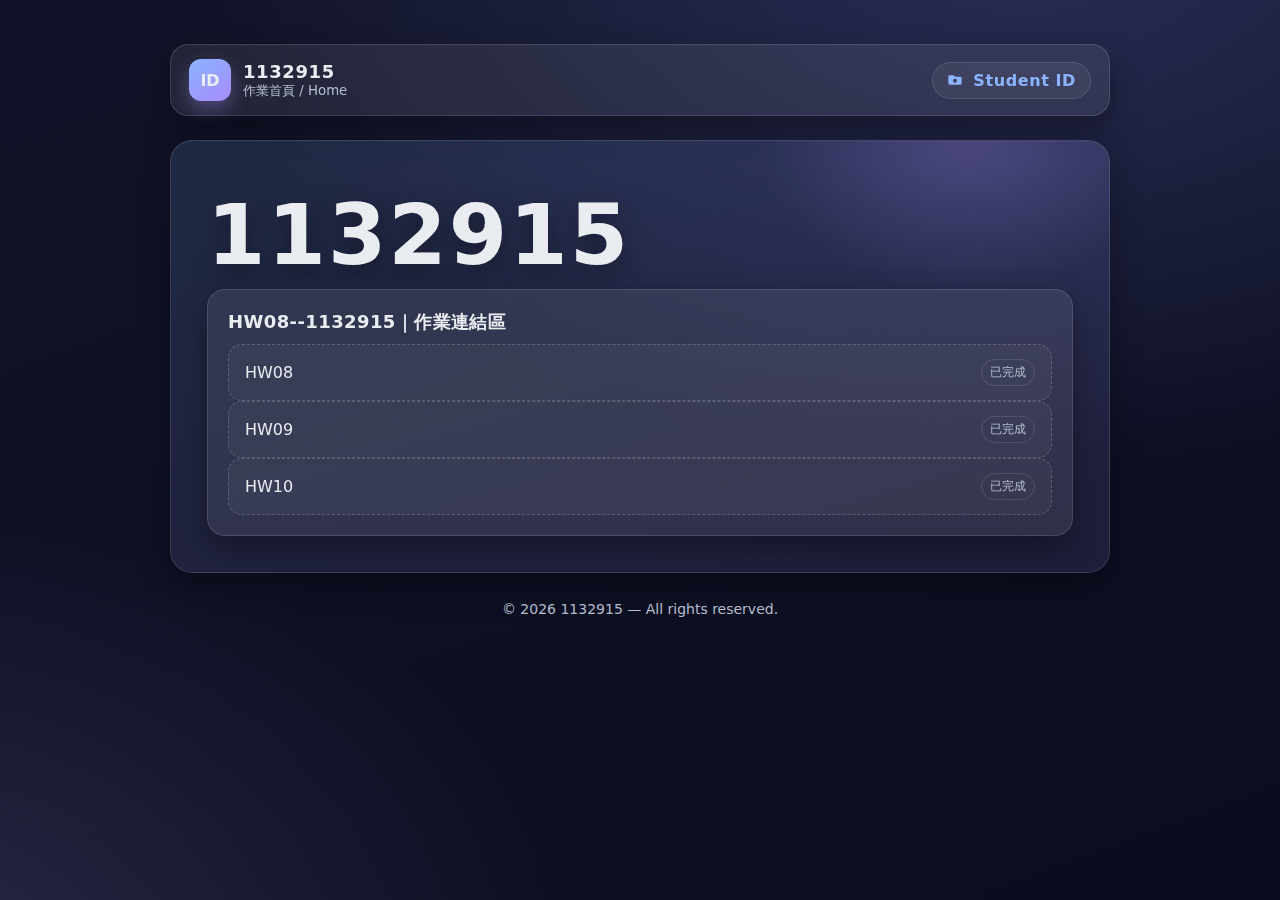
<file: index.html>
<!doctype html>
<html lang="zh-Hant">
<head>
  <meta charset="utf-8" />
  <meta name="viewport" content="width=device-width, initial-scale=1" />
  <title>1132915</title>
  <meta name="description" content="學生 1132915 的作業首頁與連結區" />
  <meta name="theme-color" content="#5b8def" />
  <link rel="icon" href="data:image/svg+xml,<svg xmlns='http://www.w3.org/2000/svg' viewBox='0 0 100 100'><text y='0.9em' font-size='90'>🎓</text></svg>">
  <style>
    :root{
      --bg: #0f1222;
      --fg: #e9ecf1;
      --muted: #b7bfd1;
      --primary: #8ab4ff;
      --accent: #a78bfa;
      --card: rgba(255,255,255,0.08);
      --border: rgba(255,255,255,0.12);
      --shadow: 0 12px 30px rgba(0,0,0,.35), inset 0 1px 0 rgba(255,255,255,.03);
      --radius-xl: 22px;
    }
    * { box-sizing: border-box; }
    html, body{ height: 100%; }
    body{
      margin:0; font-family: ui-sans-serif, system-ui, -apple-system, "Segoe UI", Roboto, "Noto Sans TC", "Microsoft JhengHei", Arial;
      color: var(--fg);
      background: radial-gradient(1200px 800px at 80% -10%, #2b2e57 0%, transparent 70%),
                  radial-gradient(1200px 800px at -10% 110%, #2b294a 0%, transparent 60%),
                  linear-gradient(160deg, #111428 0%, #0a0d1e 100%);
      background-color: var(--bg);
      overflow-x: hidden;
    }
    .container{ max-width: 980px; margin: 0 auto; padding: 28px 20px 60px; }
    header{
      display: flex; align-items: center; justify-content: space-between;
      gap: 16px; padding: 14px 18px; margin: 16px 0 24px;
      background: var(--card); border: 1px solid var(--border);
      border-radius: 18px; box-shadow: var(--shadow);
      backdrop-filter: blur(8px);
    }
    .brand{ display:flex; align-items:center; gap:12px; text-decoration:none; color:inherit; }
    .logo{ width:42px; height:42px; display:grid; place-items:center; border-radius:12px; background:linear-gradient(145deg, var(--primary), var(--accent)); box-shadow: 0 8px 18px rgba(167,139,250,.35); font-weight:800; }
    .brand h1{ font-size: 18px; margin:0; letter-spacing:.6px; font-weight:700; }
    .brand small{ display:block; color: var(--muted); font-weight:500; }
    .hero{ position: relative; padding: 36px; border-radius: var(--radius-xl); background: linear-gradient(165deg, rgba(138,180,255,.14), rgba(167,139,250,.12)); border:1px solid var(--border); box-shadow: var(--shadow); overflow:hidden; }
    .hero::after{ content:""; position:absolute; inset:-1px; background: radial-gradient(300px 220px at 85% 0%, rgba(167,139,250,.24), transparent 70%); pointer-events:none; }
    .id-tag{ display:inline-flex; align-items:center; gap:10px; background: rgba(255,255,255,.06); padding:8px 14px; border:1px solid var(--border); border-radius:999px; font-weight:600; color: var(--primary); letter-spacing:.6px; }
    .id-number{ font-size: clamp(44px, 8vw, 84px); line-height: 1.05; margin: 14px 0 10px; font-weight: 900; letter-spacing: 2px; text-shadow: 0 8px 24px rgba(0,0,0,.35); }
    .subtitle{ color: var(--muted); font-size: 16px; margin: 0 0 8px; }
    .card{ background: var(--card); border: 1px solid var(--border); border-radius: 18px; padding: 20px; box-shadow: var(--shadow); }
    .card h2{ margin: 0 0 10px; font-size: 18px; letter-spacing:.4px; }
    .card p{ margin: 8px 0 12px; color: var(--muted); }
    .links{ display:grid; grid-template-columns: 1fr; gap: 10px; }
    .linkitem{ display:flex; align-items:center; justify-content:space-between; gap: 10px; padding: 14px 16px; border-radius: 14px; border:1px dashed rgba(255,255,255,.18); background: rgba(255,255,255,.04); text-decoration:none; color: var(--fg); transition: transform .2s ease, background .2s ease, border-color .2s ease; }
    .linkitem:hover{ transform: translateY(-2px); background: rgba(255,255,255,.07); border-color: rgba(255,255,255,.36); }
    .badge{ font-size: 12px; padding: 4px 8px; border-radius: 999px; border:1px solid var(--border); color: var(--muted); }
    footer{ margin-top: 28px; color: var(--muted); text-align: center; font-size: 14px; }
    code.inline{ padding: 2px 6px; border-radius: 8px; background: rgba(255,255,255,.06); border:1px solid var(--border); }
  </style>
</head>
<body>
  <div class="container">
    <header>
      <a class="brand" href="#">
        <div class="logo">ID</div>
        <div>
          <h1>1132915</h1>
          <small>作業首頁 / Home</small>
        </div>
      </a>
      <div class="id-tag">
        <svg width="16" height="16" viewBox="0 0 24 24" fill="currentColor"><path d="M20 7h-8l-2-2H4c-1.1 0-2 .9-2 2v10a2 2 0 0 0 2 2h16a2 2 0 0 0 2-2V9a2 2 0 0 0-2-2zm-8 9a3 3 0 1 1 0-6 3 3 0 0 1 0 6z"/></svg>
        <span>Student ID</span>
      </div>
    </header>

    <main class="hero">
      
      <div class="id-number">1132915</div>
      

      <section class="card">
        <h2 id="hw-title">HW08--1132915｜作業連結區</h2>
        
        <nav class="links">
          <a class="linkitem" href="https://momo122537.github.io/1132915.html">
            <span>HW08</span>
            <span class="badge">已完成</span>
          </a>
        </nav>
        
        <nav class="links">
          <a class="linkitem" href="https://momo122537.github.io/hw09.html">
            <span>HW09</span>
            <span class="badge">已完成</span>
          </a>
        </nav>

        <nav class="links">
          <a class="linkitem" href="https://momo122537.github.io/1132915.html">
            <span>HW10</span>
            <span class="badge">已完成</span>
          </a>
        </nav>
      </section>
    </main>

    <footer>
      <p>© <span id="y"></span> 1132915 — All rights reserved.</p>
    </footer>
  </div>

  <script>
    document.getElementById('y').textContent = new Date().getFullYear();
  </script>
</body>
</html>
</file>
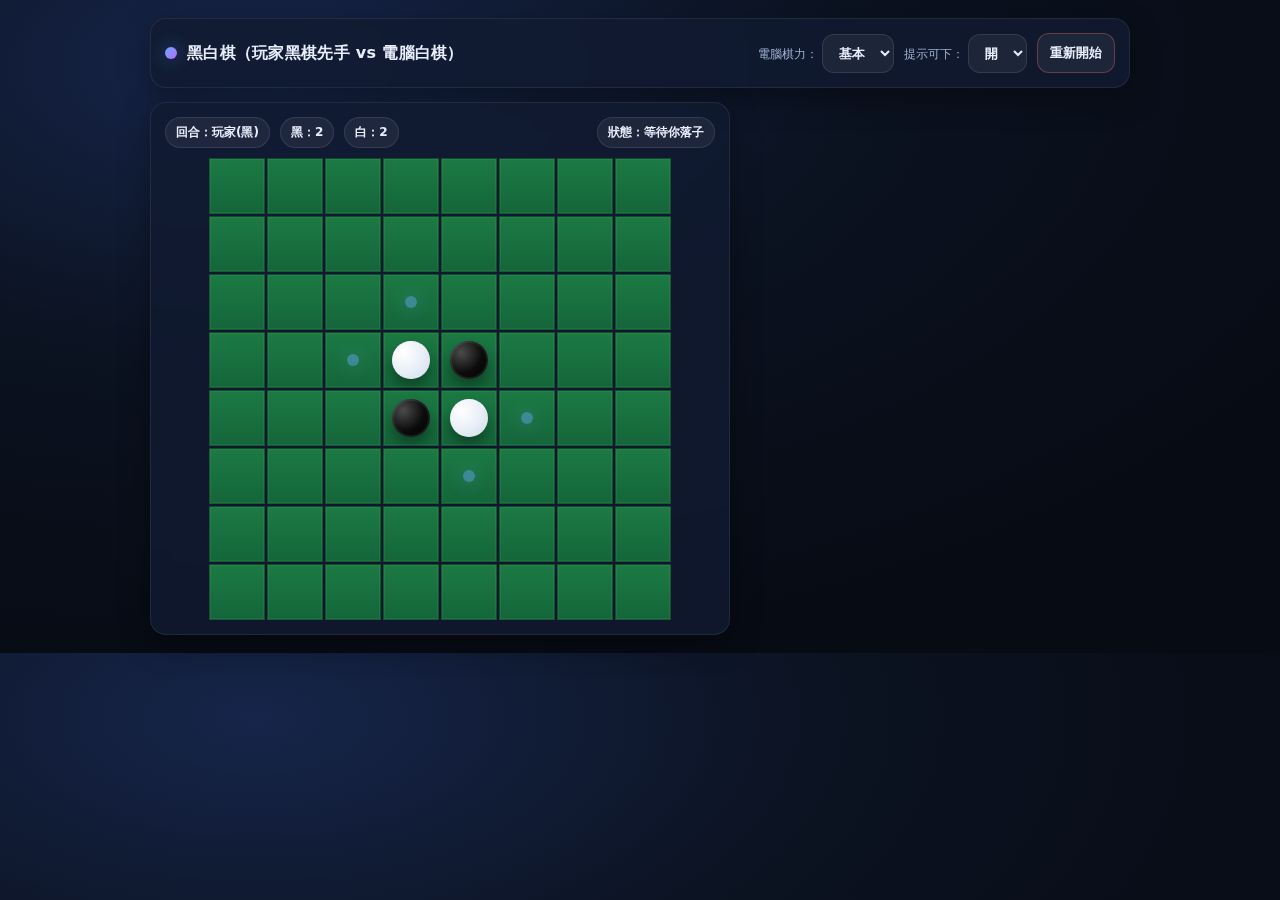
<file: 10index.html>
<!doctype html>
<html lang="zh-Hant">
<head>
  <meta charset="utf-8" />
  <meta name="viewport" content="width=device-width,initial-scale=1" />
  <title>112915 -HW10</title>
  <link rel="stylesheet" href="10.css" />
  <script src="10script.js" defer></script>
</head>
<body>
  <div class="wrap">
    <div class="top">
      <div class="brand">
        <div class="dot"></div>
        <div>
          <div class="title">黑白棋（玩家黑棋先手 vs 電腦白棋）</div>
         
        </div>
      </div>
      <div class="controls">
        <label class="small">電腦棋力：
          <select id="difficulty">
            <option value="basic">基本</option>
            <option value="advanced">進階</option>
          </select>
        </label>
        <label class="small">提示可下：
          <select id="hints">
            <option value="on">開</option>
            <option value="off">關</option>
          </select>
        </label>
        <button id="restart" class="danger">重新開始</button>
      </div>
    </div>

    <div class="main">
      <div class="boardCard">
        <div class="row">
          <div class="stat">
            <span class="pill" id="turnPill">回合：玩家(黑)</span>
            <span class="pill">黑：<span id="blackCount">2</span></span>
            <span class="pill">白：<span id="whiteCount">2</span></span>
          </div>
          <div class="stat">
            <span class="pill" id="statusPill">狀態：等待玩家落子</span>
          </div>
        </div>

        <div id="board" class="board" role="grid" aria-label="Othello board"></div>
      </div>

       <div id="log" style="display:none;"></div>

    </div>
  </div>
</body>
</html>
</file>
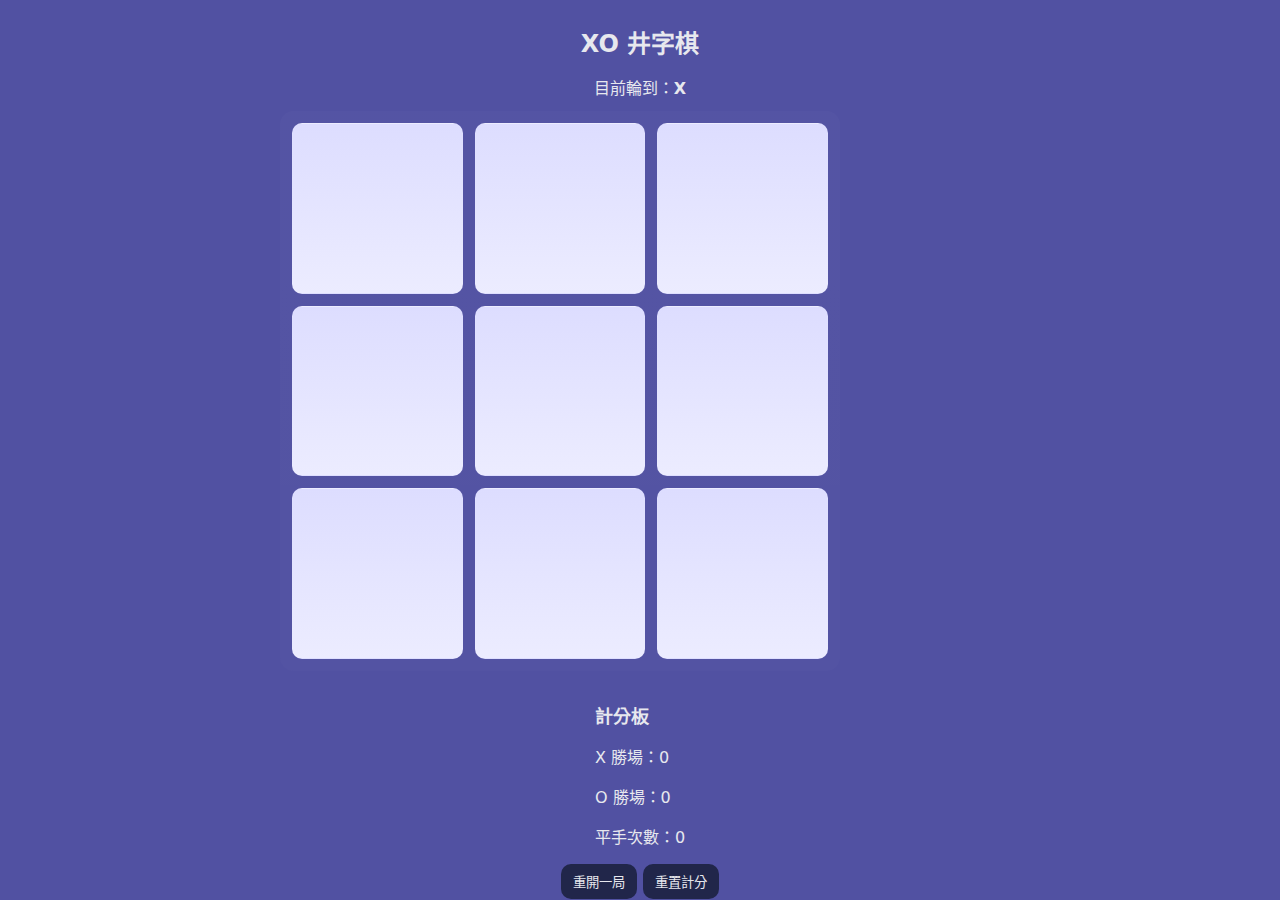
<file: 11254.html>
<!DOCTYPE html>
<html lang="zh-TW">
  <head>
    <meta charset="UTF-8" />
    <meta name="viewport" content="width=device-width, initial-scale=1" />
    <title>XO 井字棋 — 雙人對戰</title>
    <link rel="stylesheet" href="styles.css">
  </head>
  <body>
    <main class="container">
      <h1>XO 井字棋</h1>

      <div class="status">
        <span>目前輪到：<strong id="turn">X</strong></span>
        <span id="state"></span>
      </div>

      <section id="board" class="board" aria-label="井字棋棋盤">
        <button class="cell" data-idx="0"></button>
        <button class="cell" data-idx="1"></button>
        <button class="cell" data-idx="2"></button>
        <button class="cell" data-idx="3"></button>
        <button class="cell" data-idx="4"></button>
        <button class="cell" data-idx="5"></button>
        <button class="cell" data-idx="6"></button>
        <button class="cell" data-idx="7"></button>
        <button class="cell" data-idx="8"></button>
      </section>

      <!-- 計分板 -->
      <div class="scoreboard">
        <h2>計分板</h2>
        <p>X 勝場：<span id="score-x">0</span></p>
        <p>O 勝場：<span id="score-o">0</span></p>
        <p>平手次數：<span id="score-draw">0</span></p>
      </div>

      <!-- 控制按鈕 -->
      <div class="controls">
        <button id="reset">重開一局</button>
        <button id="reset-all">重置計分</button>
      </div>
    </main>

    <script src="script.js" defer></script>
  </body>
</html>
</file>
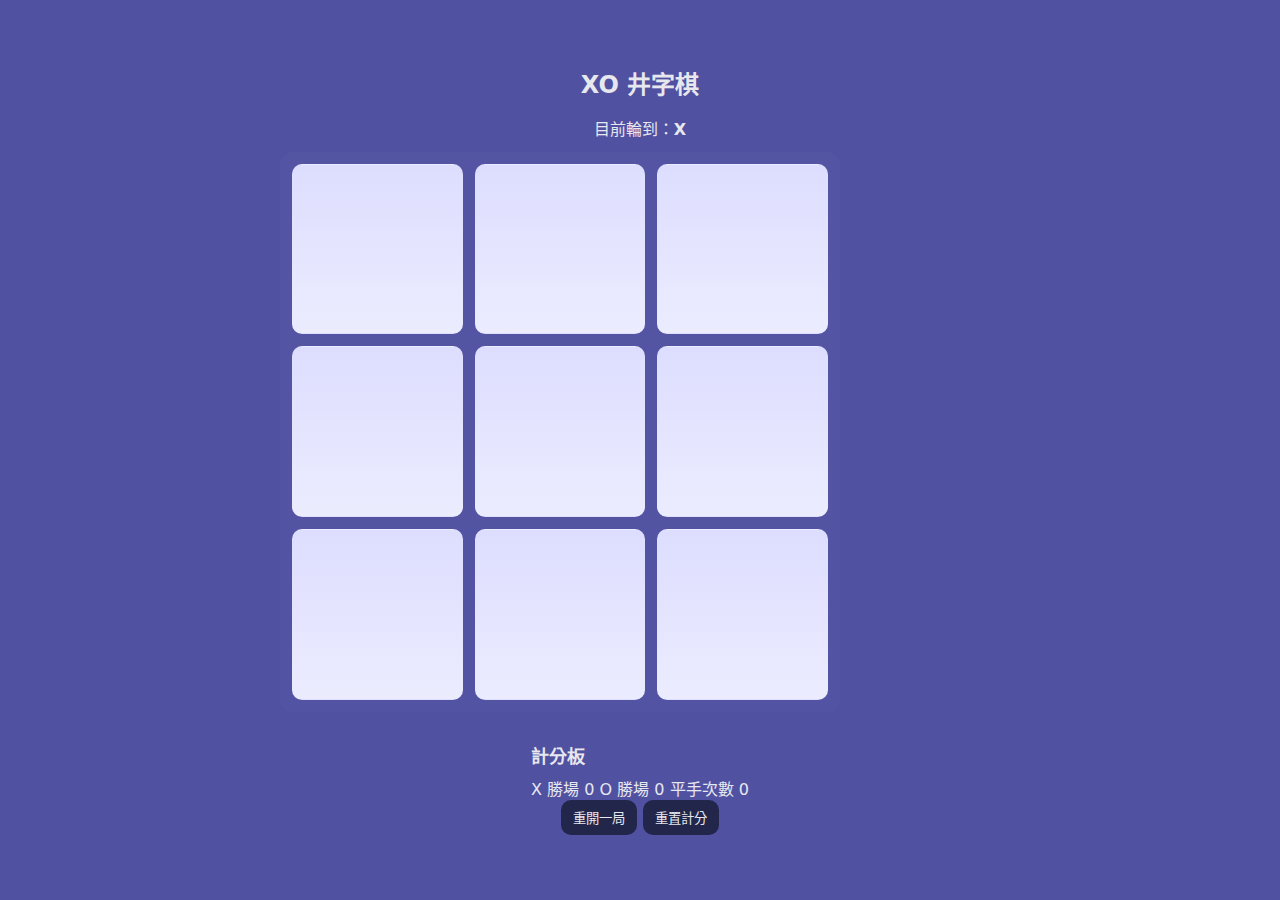
<file: 1132915.html>
<!DOCTYPE html>
<html lang="zh-TW">
  <head>
    <meta charset="UTF-8" />
    <meta name="viewport" content="width=device-width, initial-scale=1" />
    <title>1132915 -HW08</title>
    <link rel="stylesheet" href="styles.css">
  </head>
  <body>
    <main class="container">
      <h1>XO 井字棋</h1>

      <!-- 狀態列：兩行顯示 -->
      <div class="status">
        <span>目前輪到：<strong id="turn">X</strong></span>
        <span id="state"></span>
      </div>

      <!-- 棋盤 -->
      <section id="board" class="board" aria-label="井字棋棋盤">
        <button class="cell" data-idx="0"></button>
        <button class="cell" data-idx="1"></button>
        <button class="cell" data-idx="2"></button>
        <button class="cell" data-idx="3"></button>
        <button class="cell" data-idx="4"></button>
        <button class="cell" data-idx="5"></button>
        <button class="cell" data-idx="6"></button>
        <button class="cell" data-idx="7"></button>
        <button class="cell" data-idx="8"></button>
      </section>

      <!-- 計分板（美化版） -->
      <div class="scoreboard">
        <h2>計分板</h2>
        <div class="score-grid">
          <span class="score-label">X 勝場</span>
          <span class="score-value" id="score-x">0</span>

          <span class="score-label">O 勝場</span>
          <span class="score-value" id="score-o">0</span>

          <span class="score-label">平手次數</span>
          <span class="score-value" id="score-draw">0</span>
        </div>
      </div>

      <!-- 控制按鈕 -->
      <div class="controls">
        <button id="reset">重開一局</button>
        <button id="reset-all">重置計分</button>
      </div>
    </main>

    <script src="script.js" defer></script>
  </body>
</html>
</file>
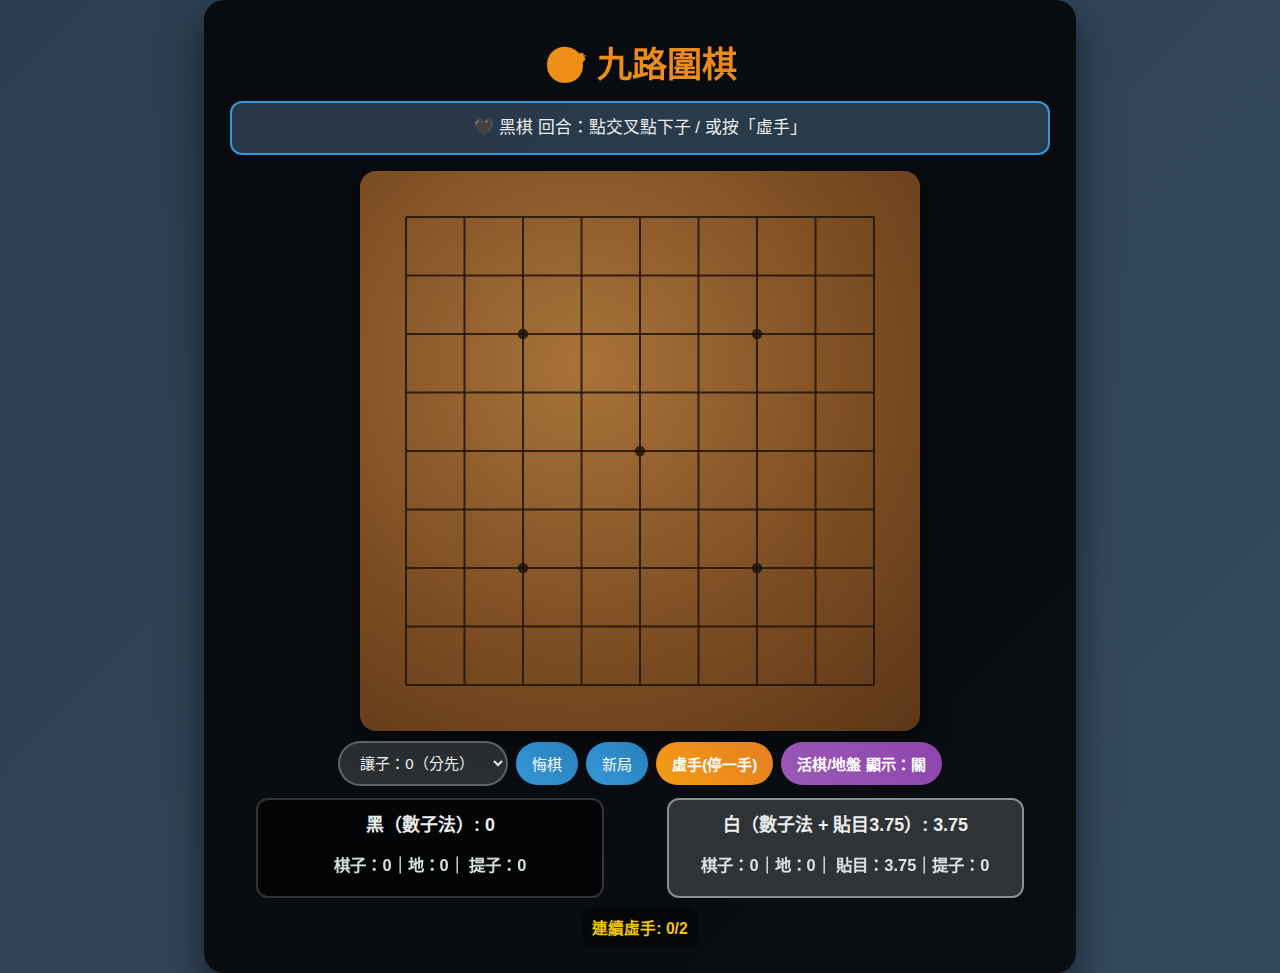
<file: fin.html>
<!DOCTYPE html>
<html lang="zh-TW">
<head>
  <meta charset="UTF-8" />
  <meta name="viewport" content="width=device-width, initial-scale=1.0"/>
  <title>1132915-FinalTerm</title>
  <style>
    body{
      font-family: Arial, sans-serif;
      background: linear-gradient(135deg,#2c3e50,#34495e);
      display:flex; justify-content:center; align-items:center;
      min-height:100vh; margin:0; color:#ecf0f1;
    }
    .game-container{
      text-align:center;
      background: rgba(0,0,0,0.82);
      padding: 26px;
      border-radius: 20px;
      box-shadow: 0 20px 40px rgba(0,0,0,0.5);
      width:min(92vw, 820px);
    }
    h1{
      font-size:2.2em;
      background: linear-gradient(45deg,#f39c12,#e67e22);
      -webkit-background-clip:text;
      -webkit-text-fill-color:transparent;
      margin: 10px 0 6px;
    }
    .status{
      font-size:1.05em;
      margin: 14px 0;
      padding: 12px 14px;
      background: rgba(52,73,94,0.75);
      border-radius: 12px;
      border: 2px solid #3498db;
      line-height: 1.55;
    }
    .board-wrap{ display:flex; justify-content:center; margin: 16px auto 10px; }
    canvas{
      background: radial-gradient(circle at 40% 35%, #a8733a 0%, #7a4b21 60%, #5b3618 100%);
      border-radius: 16px;
      box-shadow: 0 10px 25px rgba(0,0,0,0.5);
      touch-action: none;
    }
    .controls{ margin-top: 10px; display:flex; flex-wrap:wrap; gap:8px; justify-content:center; align-items:center; }
    button, select{
      border:none;
      padding: 11px 16px;
      border-radius: 999px;
      font-size: 15px;
    }
    button{
      background: linear-gradient(45deg,#3498db,#2980b9);
      color:#fff; cursor:pointer;
      transition: all .25s ease;
    }
    button:hover:not(:disabled){
      transform: translateY(-2px);
      box-shadow: 0 8px 25px rgba(52,152,219,0.55);
    }
    button:disabled{ background:#95a5a6; cursor:not-allowed; }
    .pass-btn{
      background: linear-gradient(45deg,#f39c12,#e67e22) !important;
      font-weight: 700;
    }
    .pass-btn:hover:not(:disabled){
      box-shadow: 0 8px 25px rgba(243,156,18,0.55) !important;
    }
    .ghost-btn{
      background: linear-gradient(45deg,#9b59b6,#8e44ad) !important;
      font-weight: 700;
    }
    select{
      background: rgba(255,255,255,0.14);
      color:#ecf0f1;
      border: 2px solid rgba(255,255,255,0.25);
      outline:none;
    }
    option{ color:#111; }

    .score{
      display:flex;
      justify-content:space-around;
      margin-top: 12px;
      font-size: 1.12em;
      font-weight: 700;
      gap: 10px;
      flex-wrap: wrap;
    }
    .score div{
      padding: 10px 16px;
      border-radius: 12px;
      min-width: 280px;
    }
    .black-score{ background: rgba(0,0,0,0.65); border: 2px solid #333; }
    .white-score{ background: rgba(255,255,255,0.16); border: 2px solid rgba(255,255,255,0.45); }

    .mini{ opacity:0.92; font-size:0.92em; font-weight:600; margin-top:6px; }

    #passInfo{
      font-size: 0.98em; color:#f1c40f; font-weight:700;
      margin-top: 10px; padding: 8px 10px;
      background: rgba(0,0,0,0.45);
      border-radius: 12px;
      display:inline-block;
    }
    .game-over{
      background: rgba(231,76,60,0.92) !important;
      border-color:#c0392b !important;
      animation: flash 1s infinite;
      font-size: 1.08em;
    }
    @keyframes flash{ 0%,100%{opacity:1;} 50%{opacity:.72;} }
    .no-move{
      background: rgba(243,156,18,0.75) !important;
      border-color:#f39c12 !important;
    }
  </style>
</head>
<body>
  <div class="game-container">
    <h1>🎯 九路圍棋</h1>
    <div class="status" id="status">🖤 黑棋先手：點交叉點下子</div>

    <div class="board-wrap">
      <canvas id="goboard" width="560" height="560" aria-label="9x9 go board"></canvas>
    </div>

    <div class="controls">
      <select id="handicapSel" title="讓子數（先擺黑子，白先）">
        <option value="0" selected>讓子：0（分先）</option>
        <option value="2">讓子：2（白先）</option>
        <option value="3">讓子：3（白先）</option>
        <option value="4">讓子：4（白先）</option>
        <option value="5">讓子：5（白先）</option>
      </select>

      <button id="undoBtn">悔棋</button>
      <button id="newBtn">新局</button>
      <button class="pass-btn" id="passBtn">虛手(停一手)</button>
      <button class="ghost-btn" id="overlayBtn">活棋/地盤 顯示：關</button>
    </div>

    <div class="score">
      <div class="black-score">
        黑（數子法）: <span id="blackScore">0</span>
        <div class="mini">
          棋子：<span id="blackStones">0</span>｜地：<span id="blackTerr">0</span>｜
          提子：<span id="blackCaps">0</span>
        </div>
      </div>
      <div class="white-score">
        白（數子法 + 貼目3.75）: <span id="whiteScore">0</span>
        <div class="mini">
          棋子：<span id="whiteStones">0</span>｜地：<span id="whiteTerr">0</span>｜
          貼目：<span id="komi">3.75</span>｜提子：<span id="whiteCaps">0</span>
        </div>
      </div>
    </div>

    <div id="passInfo">連續虛手: <span id="passCount">0</span>/2</div>
  </div>

<script>
class NineBoardGo {
  constructor(){
    this.N = 9;
    this.board = this.makeEmpty();
    this.currentPlayer = 1; // 1 black(user), -1 white(AI)
    this.consecutivePasses = 0;
    this.aiEnabled = true; // 永遠你 vs 電腦
    this.gameOver = false;

    this.komi = 3.75;

    // ✅ 防幽靈：控制 loop / listener / timers
    this.destroyed = false;
    this.rafId = null;
    this.timerIds = [];
    this.canvasClickHandler = (e) => this.onCanvasClick(e);

    this.captures = { black: 0, white: 0 };
    this.prevBoardHash = this.hashBoard(this.board);
    this.history = [];
    this.lastMove = null;

    this.showOverlay = false;
    this.atariHighlights = [];
    this.captureAnims = [];

    this.canvas = document.getElementById("goboard");
    this.ctx = this.canvas.getContext("2d");
    this.padding = 46;
    this.cell = (this.canvas.width - this.padding*2) / (this.N - 1);

    this.starPoints = [{r:2,c:2},{r:2,c:6},{r:6,c:2},{r:6,c:6},{r:4,c:4}];

    this.bindUI();
    this.applyHandicapFromUI();
    this.draw();
    this.updateStatus();
    this.updateScorePreview();
    this.startAnimLoop();
  }

  // ✅ 統一註冊 timeout，destroy() 會全部清掉
  setTimer(fn, ms){
    const id = setTimeout(() => {
      if (this.destroyed) return;
      fn();
    }, ms);
    this.timerIds.push(id);
    return id;
  }

  // ✅ 新局前會呼叫，徹底停掉上一局一切活動
  destroy(){
    this.destroyed = true;

    if (this.rafId !== null) cancelAnimationFrame(this.rafId);

    for (const id of this.timerIds) clearTimeout(id);
    this.timerIds = [];

    if (this.canvas && this.canvasClickHandler){
      this.canvas.removeEventListener("click", this.canvasClickHandler);
    }

    if (this.ctx && this.canvas){
      this.ctx.clearRect(0,0,this.canvas.width,this.canvas.height);
    }
  }

  // ---------- basics ----------
  makeEmpty(){ return Array(this.N).fill(0).map(()=>Array(this.N).fill(0)); }
  cloneBoard(b){ return b.map(row=>row.slice()); }
  inBounds(r,c){ return r>=0 && r<this.N && c>=0 && c<this.N; }
  neighbors4(r,c){ return [[r-1,c],[r+1,c],[r,c-1],[r,c+1]].filter(([rr,cc])=>this.inBounds(rr,cc)); }
  neighbors8(r,c){
    const ds=[-1,0,1], out=[];
    for(const dr of ds) for(const dc of ds){
      if(dr===0 && dc===0) continue;
      out.push([r+dr,c+dc]);
    }
    return out.filter(([rr,cc])=>this.inBounds(rr,cc));
  }
  rcToXY(r,c){ return { x: this.padding + c*this.cell, y: this.padding + r*this.cell }; }
  hashBoard(b){ return b.map(row=>row.join(",")).join(";"); }

  bindUI(){
    this.canvas.addEventListener("click", this.canvasClickHandler);
    document.getElementById("undoBtn").onclick = ()=>this.undo();
    document.getElementById("newBtn").onclick = ()=>newGame();
    document.getElementById("passBtn").onclick = ()=>this.pass();
    document.getElementById("handicapSel").onchange = ()=> newGame();
    document.getElementById("overlayBtn").onclick = ()=>this.toggleOverlay();
    document.getElementById("komi").textContent = String(this.komi);
  }

  toggleOverlay(){
    if(this.destroyed) return;
    this.showOverlay = !this.showOverlay;
    document.getElementById("overlayBtn").textContent = `活棋/地盤 顯示：${this.showOverlay ? "開" : "關"}`;
    this.draw();
  }

  setStatus(html, cls="status"){
    const el = document.getElementById("status");
    el.className = cls;
    el.innerHTML = html;
  }

  pickIntersection(e){
    const rect = this.canvas.getBoundingClientRect();
    const x = e.clientX - rect.left;
    const y = e.clientY - rect.top;

    const rFloat = (y - this.padding) / this.cell;
    const cFloat = (x - this.padding) / this.cell;

    const r = Math.round(rFloat);
    const c = Math.round(cFloat);
    if(r < 0 || r >= this.N || c < 0 || c >= this.N) return {r:null,c:null};

    const ix = this.padding + c*this.cell;
    const iy = this.padding + r*this.cell;
    const dist = Math.hypot(ix-x, iy-y);
    if(dist > this.cell*0.42) return {r:null,c:null};

    return {r,c};
  }

  // ---------- groups / liberties ----------
  getGroup(board, r, c){
    const color = board[r][c];
    if(color===0) return {stones:[], libs:new Set()};
    const stack = [[r,c]];
    const seen = Array(this.N).fill(0).map(()=>Array(this.N).fill(false));
    const stones = [];
    const libs = new Set();

    seen[r][c]=true;
    while(stack.length){
      const [cr,cc] = stack.pop();
      stones.push([cr,cc]);
      for(const [nr,nc] of this.neighbors4(cr,cc)){
        if(board[nr][nc]===0) libs.add(nr+"_"+nc);
        else if(board[nr][nc]===color && !seen[nr][nc]){
          seen[nr][nc]=true; stack.push([nr,nc]);
        }
      }
    }
    return {stones, libs};
  }

  removeStones(board, stones){
    for(const [r,c] of stones) board[r][c]=0;
  }

  // ---------- capture + legality ----------
  applyMoveSim(board, r, c, player){
    const nb = this.cloneBoard(board);
    nb[r][c]=player;
    const opp = -player;
    let capturedStones = [];

    for(const [nr,nc] of this.neighbors4(r,c)){
      if(nb[nr][nc]!==opp) continue;
      const g = this.getGroup(nb, nr, nc);
      if(g.libs.size===0){
        capturedStones = capturedStones.concat(g.stones);
        this.removeStones(nb, g.stones);
      }
    }
    return { nb, capturedStones };
  }

  isLegalMove(r,c,player){
    if(!this.inBounds(r,c)) return {ok:false,msg:"超出棋盤"};
    if(this.board[r][c]!==0) return {ok:false,msg:"此處已有子"};

    const { nb } = this.applyMoveSim(this.board, r, c, player);

    const myGroup = this.getGroup(nb, r, c);
    if(myGroup.libs.size===0) return {ok:false,msg:"禁著點：自殺（無氣）"};

    const newHash = this.hashBoard(nb);
    if(newHash === this.prevBoardHash) return {ok:false,msg:"禁著點：劫（需先在別處下一手）"};

    return {ok:true, nb};
  }

  hasAnyLegalMove(player){
    for(let r=0;r<this.N;r++){
      for(let c=0;c<this.N;c++){
        if(this.board[r][c]!==0) continue;
        if(this.isLegalMove(r,c,player).ok) return true;
      }
    }
    return false;
  }

  // ---------- Atari (叫吃) detection ----------
  findAtariGroups(board, player){
    const seen = Array(this.N).fill(0).map(()=>Array(this.N).fill(false));
    const atari = [];
    for(let r=0;r<this.N;r++){
      for(let c=0;c<this.N;c++){
        if(board[r][c]!==player || seen[r][c]) continue;
        const g = this.getGroup(board, r, c);
        for(const [sr,sc] of g.stones) seen[sr][sc]=true;
        if(g.libs.size===1){
          atari.push(g.stones);
        }
      }
    }
    return atari;
  }

  updateAtariWarnings(lastPlayer){
    this.atariHighlights = [];
    const opp = -lastPlayer;

    const oppAtari = this.findAtariGroups(this.board, opp);
    const selfAtari = this.findAtariGroups(this.board, lastPlayer);

    for(const stones of oppAtari) this.atariHighlights.push({stones, kind:"opp"});
    for(const stones of selfAtari) this.atariHighlights.push({stones, kind:"self"});

    const nameOf = (p) => (p === 1 ? "黑方" : "白方");

    let extra = "";
    if(oppAtari.length > 0){
      extra += `⚠️ 叫吃！${nameOf(opp)} 有 ${oppAtari.length} 塊只剩 1 氣。<br>`;
    }
    if(selfAtari.length > 0){
      extra += `⚠️ 小心！${nameOf(lastPlayer)} 有 ${selfAtari.length} 塊只剩 1 氣。<br>`;
    }
    return extra;
  }

  // ---------- Play move ----------
  tryPlay(r,c,player){
    if(this.destroyed) return {ok:false,msg:"已重置"};
    if(this.gameOver) return {ok:false,msg:"已終局"};
    const chk = this.isLegalMove(r,c,player);
    if(!chk.ok) return chk;

    const { capturedStones } = this.applyMoveSim(this.board, r, c, player);

    this.history.push({
      board: this.cloneBoard(this.board),
      currentPlayer: this.currentPlayer,
      consecutivePasses: this.consecutivePasses,
      prevBoardHash: this.prevBoardHash,
      lastMove: this.lastMove ? {...this.lastMove} : null,
      captures: { ...this.captures }
    });

    this.prevBoardHash = this.hashBoard(this.board);
    this.board = chk.nb;

    if(capturedStones.length > 0){
      if(player === 1) this.captures.black += capturedStones.length;
      else this.captures.white += capturedStones.length;

      const now = performance.now();
      for(const [rr,cc] of capturedStones){
        this.captureAnims.push({ r: rr, c: cc, player: -player, start: now, dur: 420 });
      }
    }

    this.lastMove = {r,c,player};
    this.consecutivePasses = 0;
    document.getElementById("passCount").textContent = "0";

    this.currentPlayer = -player;

    const extra = this.updateAtariWarnings(player);

    this.draw();
    this.updateScorePreview();
    this.updateStatus(extra);

    return {ok:true};
  }

  onCanvasClick(e){
    if(this.destroyed || this.gameOver) return;

    // 使用者只下黑棋
    if(this.currentPlayer !== 1) return;

    const {r,c} = this.pickIntersection(e);
    if(r===null) return;

    const res = this.tryPlay(r,c,1);
    if(!res.ok){
      this.setStatus(`🖤 黑棋：${res.msg}`, "status no-move");
      this.setTimer(()=>this.updateStatus(), 650);
      return;
    }

    this.afterMove();
    if(this.aiEnabled && !this.gameOver && this.currentPlayer === -1){
      this.setTimer(()=>this.aiMove(), 220);
    }
  }

  afterMove(){
    if(this.destroyed || this.gameOver) return;

    const canMove = this.hasAnyLegalMove(this.currentPlayer);
    const oppCanMove = this.hasAnyLegalMove(-this.currentPlayer);

    if(!canMove && !oppCanMove){
      this.setStatus("雙方都沒有合法棋步 → 自動終局", "status no-move");
      this.setTimer(()=>this.endGame("✅ 雙方全禁著點 / 無合法棋步，終局！"), 700);
      return;
    }

    if(!canMove && oppCanMove){
      const who = this.currentPlayer===1 ? "🖤 黑棋" : "⚪ 白棋(AI)";
      this.setStatus(`${who} 沒有合法棋步 → 自動虛手`, "status no-move");
      this.setTimer(()=>this.pass(true), 650);
    }
  }

  pass(isAuto=false){
    if(this.destroyed || this.gameOver) return;

    this.history.push({
      board: this.cloneBoard(this.board),
      currentPlayer: this.currentPlayer,
      consecutivePasses: this.consecutivePasses,
      prevBoardHash: this.prevBoardHash,
      lastMove: this.lastMove ? {...this.lastMove} : null,
      captures: { ...this.captures }
    });

    this.consecutivePasses += 1;
    document.getElementById("passCount").textContent = String(this.consecutivePasses);

    if(this.consecutivePasses >= 2){
      this.endGame("✅ 連續兩次虛手，終局！");
      return;
    }

    this.currentPlayer = -this.currentPlayer;

    this.atariHighlights = [];
    this.draw();
    this.updateScorePreview();
    this.updateStatus();

    this.afterMove();

    if(this.aiEnabled && !this.gameOver && this.currentPlayer === -1){
      this.setTimer(()=>this.aiMove(), isAuto ? 220 : 420);
    }
  }

  // ---------- AI ----------
  aiMove(){
    if(this.destroyed || this.gameOver || !this.aiEnabled || this.currentPlayer !== -1) return;

    if(!this.hasAnyLegalMove(-1)){
      this.pass(true);
      return;
    }

    const moves=[];
    for(let r=0;r<this.N;r++){
      for(let c=0;c<this.N;c++){
        if(this.board[r][c]!==0) continue;
        const chk = this.isLegalMove(r,c,-1);
        if(!chk.ok) continue;
        const score = this.evaluateAIMove(r,c,chk.nb);
        moves.push({r,c,score});
      }
    }
    moves.sort((a,b)=>b.score-a.score);
    const best = moves[0];
    this.tryPlay(best.r,best.c,-1);
    this.afterMove();
  }

  evaluateAIMove(r,c,simBoard){
    let s=0;

    const before = this.countStones(this.board);
    const after  = this.countStones(simBoard);
    const capturedBlack = before.black - after.black;
    if(capturedBlack>0) s += capturedBlack * 130;

    const g = this.getGroup(simBoard,r,c);
    s += Math.min(10, g.libs.size) * 6;

    const isStar = this.starPoints.some(p=>p.r===r && p.c===c);
    if(isStar) s += 16;
    const isCorner = (r===0||r===8) && (c===0||c===8);
    if(isCorner) s += 12;
    const isEdge = (r===0||r===8||c===0||c===8);
    if(isEdge) s += 4;

    for(const [nr,nc] of this.neighbors8(r,c)){
      if(this.board[nr][nc]===1) s += 4;
    }

    const selfAtari = this.findAtariGroups(simBoard, -1);
    if(selfAtari.length>0) s -= 18 * selfAtari.length;

    s += Math.random()*2;
    return s;
  }

  // ---------- Handicap ----------
  applyHandicapFromUI(){
    const h = parseInt(document.getElementById("handicapSel").value, 10);
    if(![0,2,3,4,5].includes(h)) return;

    this.board = this.makeEmpty();
    this.history = [];
    this.lastMove = null;
    this.consecutivePasses = 0;
    this.prevBoardHash = this.hashBoard(this.board);
    this.captures = { black: 0, white: 0 };

    document.getElementById("passCount").textContent = "0";

    const pts = this.handicapPoints(h);
    for(const p of pts) this.board[p.r][p.c] = 1;

    this.currentPlayer = (h===0) ? 1 : -1;
    this.prevBoardHash = this.hashBoard(this.board);

    this.atariHighlights = [];
    this.captureAnims = [];
  }

  handicapPoints(h){
    const a = {r:2,c:2}, b={r:2,c:6}, c={r:6,c:2}, d={r:6,c:6}, e={r:4,c:4};
    if(h===0) return [];
    if(h===2) return [a,d];
    if(h===3) return [a,b,d];
    if(h===4) return [a,b,c,d];
    if(h===5) return [a,b,c,d,e];
    return [];
  }

  // ---------- Overlay helpers ----------
  getEmptyRegions(board){
    const vis = Array(this.N).fill(0).map(()=>Array(this.N).fill(false));
    const regions = [];
    for(let r=0;r<this.N;r++){
      for(let c=0;c<this.N;c++){
        if(board[r][c]!==0 || vis[r][c]) continue;
        const stack=[[r,c]];
        vis[r][c]=true;
        const pts=[];
        const borderColors = new Set();
        while(stack.length){
          const [cr,cc]=stack.pop();
          pts.push([cr,cc]);
          for(const [nr,nc] of this.neighbors4(cr,cc)){
            if(board[nr][nc]===0 && !vis[nr][nc]){
              vis[nr][nc]=true; stack.push([nr,nc]);
            }else if(board[nr][nc]!==0){
              borderColors.add(board[nr][nc]);
            }
          }
        }
        regions.push({pts, borderColors});
      }
    }
    return regions;
  }

  removeDeadByBenson(board){
    let b = this.cloneBoard(board);
    const colors = [1,-1];

    for(const color of colors){
      let changed = true;
      while(changed){
        changed = false;

        const regions = this.getEmptyRegions(b);
        const eyeRegionIdx = new Set();
        regions.forEach((reg, idx)=>{
          if(reg.borderColors.size===1 && reg.borderColors.has(color)) eyeRegionIdx.add(idx);
        });

        const pointToRegion = new Map();
        regions.forEach((reg, idx)=>{
          for(const [r,c] of reg.pts) pointToRegion.set(r+"_"+c, idx);
        });

        const seen = Array(this.N).fill(0).map(()=>Array(this.N).fill(false));
        const blocks = [];

        for(let r=0;r<this.N;r++){
          for(let c=0;c<this.N;c++){
            if(b[r][c]!==color || seen[r][c]) continue;
            const g = this.getGroup(b, r, c);
            for(const [sr,sc] of g.stones) seen[sr][sc]=true;

            const adjEyes = new Set();
            for(const [sr,sc] of g.stones){
              for(const [nr,nc] of this.neighbors4(sr,sc)){
                if(b[nr][nc]===0){
                  const idx = pointToRegion.get(nr+"_"+nc);
                  if(idx!==undefined && eyeRegionIdx.has(idx)) adjEyes.add(idx);
                }
              }
            }
            blocks.push({stones:g.stones, eyes: adjEyes.size});
          }
        }

        for(const blk of blocks){
          if(blk.eyes < 2){
            this.removeStones(b, blk.stones);
            changed = true;
          }
        }
      }
    }
    return b;
  }

  computeOverlayData(){
    const cleaned = this.removeDeadByBenson(this.board);

    const dead = [];
    const alive = [];
    for(let r=0;r<this.N;r++){
      for(let c=0;c<this.N;c++){
        if(this.board[r][c]===0) continue;
        if(cleaned[r][c]===0) dead.push([r,c]);
        else alive.push([r,c]);
      }
    }

    const regions = this.getEmptyRegions(cleaned);
    const blackTerr = [];
    const whiteTerr = [];
    const neutral = [];
    for(const reg of regions){
      if(reg.borderColors.size===1){
        const only = [...reg.borderColors][0];
        if(only===1) blackTerr.push(...reg.pts);
        else if(only===-1) whiteTerr.push(...reg.pts);
        else neutral.push(...reg.pts);
      }else{
        neutral.push(...reg.pts);
      }
    }
    return { alive, dead, blackTerr, whiteTerr, neutral };
  }

  // ---------- Drawing ----------
  draw(){
    if(this.destroyed) return;
    const ctx = this.ctx;
    ctx.clearRect(0,0,this.canvas.width,this.canvas.height);

    ctx.lineWidth = 2;
    ctx.strokeStyle = "rgba(30,20,10,0.85)";
    for(let i=0;i<this.N;i++){
      const x = this.padding + i*this.cell;
      const y = this.padding + i*this.cell;
      ctx.beginPath(); ctx.moveTo(this.padding, y); ctx.lineTo(this.canvas.width - this.padding, y); ctx.stroke();
      ctx.beginPath(); ctx.moveTo(x, this.padding); ctx.lineTo(x, this.canvas.height - this.padding); ctx.stroke();
    }

    for(const p of this.starPoints){
      const {x,y} = this.rcToXY(p.r,p.c);
      ctx.beginPath();
      ctx.fillStyle = "rgba(30,20,10,0.85)";
      ctx.arc(x,y,5.2,0,Math.PI*2);
      ctx.fill();
    }

    if(this.showOverlay){
      const ov = this.computeOverlayData();
      this.drawTerritoryOverlay(ov);
    }

    if(this.lastMove){
      const {x,y} = this.rcToXY(this.lastMove.r, this.lastMove.c);
      ctx.beginPath();
      ctx.strokeStyle = "rgba(255,215,0,0.95)";
      ctx.lineWidth = 3;
      ctx.arc(x,y, this.cell*0.22, 0, Math.PI*2);
      ctx.stroke();
    }

    for(let r=0;r<this.N;r++){
      for(let c=0;c<this.N;c++){
        const v = this.board[r][c];
        if(v===0) continue;
        this.drawStone(r,c,v);
      }
    }

    this.drawCaptureAnims();
    this.drawAtariHighlights();

    if(this.showOverlay){
      const ov = this.computeOverlayData();
      this.drawAliveDeadMarkers(ov);
    }
  }

  drawStone(r,c,player){
    const ctx = this.ctx;
    const {x,y} = this.rcToXY(r,c);
    const radius = this.cell*0.40;

    ctx.beginPath();
    ctx.fillStyle = "rgba(0,0,0,0.35)";
    ctx.arc(x+2,y+3,radius,0,Math.PI*2);
    ctx.fill();

    const g = ctx.createRadialGradient(x-radius*0.25, y-radius*0.25, radius*0.2, x, y, radius);
    if(player===1){ g.addColorStop(0, "#3a3a3a"); g.addColorStop(1, "#050505"); }
    else{ g.addColorStop(0, "#ffffff"); g.addColorStop(1, "#cfcfcf"); }

    ctx.beginPath(); ctx.fillStyle = g; ctx.arc(x,y,radius,0,Math.PI*2); ctx.fill();
    ctx.beginPath();
    ctx.strokeStyle = player===1 ? "rgba(255,255,255,0.08)" : "rgba(0,0,0,0.10)";
    ctx.lineWidth = 2;
    ctx.arc(x,y,radius,0,Math.PI*2);
    ctx.stroke();
  }

  drawTerritoryOverlay(ov){
    const ctx = this.ctx;
    const drawDots = (pts, fillStyle) => {
      ctx.fillStyle = fillStyle;
      for(const [r,c] of pts){
        const {x,y} = this.rcToXY(r,c);
        ctx.beginPath();
        ctx.arc(x,y, this.cell*0.13, 0, Math.PI*2);
        ctx.fill();
      }
    };
    drawDots(ov.blackTerr, "rgba(0,0,0,0.22)");
    drawDots(ov.whiteTerr, "rgba(255,255,255,0.20)");
    drawDots(ov.neutral,   "rgba(241,196,15,0.12)");
  }

  drawAliveDeadMarkers(ov){
    const ctx = this.ctx;
    for(const [r,c] of ov.alive){
      const {x,y} = this.rcToXY(r,c);
      ctx.beginPath();
      ctx.strokeStyle = "rgba(46, 204, 113, 0.95)";
      ctx.lineWidth = 3;
      ctx.arc(x,y, this.cell*0.24, 0, Math.PI*2);
      ctx.stroke();
    }
    for(const [r,c] of ov.dead){
      const {x,y} = this.rcToXY(r,c);
      const s = this.cell*0.22;
      ctx.strokeStyle = "rgba(231, 76, 60, 0.95)";
      ctx.lineWidth = 4;
      ctx.beginPath();
      ctx.moveTo(x-s, y-s); ctx.lineTo(x+s, y+s);
      ctx.moveTo(x+s, y-s); ctx.lineTo(x-s, y+s);
      ctx.stroke();
    }
  }

  drawAtariHighlights(){
    const ctx = this.ctx;
    if(!this.atariHighlights.length) return;

    for(const item of this.atariHighlights){
      const color = item.kind==="opp" ? "rgba(241,196,15,0.95)" : "rgba(230,126,34,0.95)";
      for(const [r,c] of item.stones){
        const {x,y} = this.rcToXY(r,c);
        ctx.beginPath();
        ctx.strokeStyle = color;
        ctx.lineWidth = 3;
        ctx.arc(x,y, this.cell*0.22, 0, Math.PI*2);
        ctx.stroke();
      }
    }
  }

  drawCaptureAnims(){
    const ctx = this.ctx;
    const now = performance.now();
    this.captureAnims = this.captureAnims.filter(a => now - a.start < a.dur);

    for(const a of this.captureAnims){
      const t = (now - a.start) / a.dur;
      const alpha = 1 - t;
      const shrink = 1 - 0.7*t;

      const {x,y} = this.rcToXY(a.r, a.c);
      const radius = this.cell*0.40 * shrink;

      ctx.save();
      ctx.globalAlpha = Math.max(0, alpha);
      const g = ctx.createRadialGradient(x-radius*0.25, y-radius*0.25, radius*0.2, x, y, radius);
      if(a.player===1){ g.addColorStop(0, "#3a3a3a"); g.addColorStop(1, "#050505"); }
      else{ g.addColorStop(0, "#ffffff"); g.addColorStop(1, "#cfcfcf"); }
      ctx.beginPath(); ctx.fillStyle = g; ctx.arc(x,y,radius,0,Math.PI*2); ctx.fill();
      ctx.restore();
    }
  }

  startAnimLoop(){
    const loop = () => {
      if (this.destroyed) return;
      if(this.captureAnims.length > 0){
        this.draw();
      }
      this.rafId = requestAnimationFrame(loop);
    };
    this.rafId = requestAnimationFrame(loop);
  }

  // ---------- Status ----------
  updateStatus(extraHtml=""){
    if(this.destroyed || this.gameOver) return;

    const playerName = this.currentPlayer===1 ? "🖤 黑棋" : "⚪ 白棋(AI)";
    const canMove = this.hasAnyLegalMove(this.currentPlayer);

    if(canMove){
      this.setStatus(`${extraHtml}${playerName} 回合：點交叉點下子 / 或按「虛手」`, "status");
    }else{
      this.setStatus(`${extraHtml}${playerName} 沒有合法棋步 → 將自動虛手`, "status no-move");
    }
  }

  // ---------- Undo ----------
  undo(){
    if(this.destroyed || this.gameOver || this.history.length===0) return;
    const snap = this.history.pop();
    this.board = this.cloneBoard(snap.board);
    this.currentPlayer = snap.currentPlayer;
    this.consecutivePasses = snap.consecutivePasses;
    this.prevBoardHash = snap.prevBoardHash;
    this.lastMove = snap.lastMove;
    this.captures = { ...snap.captures };

    this.atariHighlights = [];
    this.captureAnims = [];

    document.getElementById("passCount").textContent = String(this.consecutivePasses);
    this.draw();
    this.updateScorePreview();
    this.updateStatus();
  }

  // ---------- Scoring (area) ----------
  countStones(board){
    let black=0, white=0;
    for(let r=0;r<this.N;r++){
      for(let c=0;c<this.N;c++){
        if(board[r][c]===1) black++;
        else if(board[r][c]===-1) white++;
      }
    }
    return {black, white};
  }

  scoreArea(board){
    const stones = this.countStones(board);
    let blackTerr=0, whiteTerr=0;

    const regions = this.getEmptyRegions(board);
    for(const reg of regions){
      if(reg.borderColors.size===1){
        const only = [...reg.borderColors][0];
        if(only===1) blackTerr += reg.pts.length;
        else if(only===-1) whiteTerr += reg.pts.length;
      }
    }

    const blackScore = stones.black + blackTerr;
    const whiteScore = stones.white + whiteTerr + this.komi;

    return {stones, terr:{blackTerr, whiteTerr}, score:{blackScore, whiteScore}};
  }

  updateScorePreview(){
    const res = this.scoreArea(this.board);

    document.getElementById("blackScore").textContent = res.score.blackScore.toFixed(2).replace(/\.00$/,"");
    document.getElementById("whiteScore").textContent = res.score.whiteScore.toFixed(2).replace(/\.00$/,"");
    document.getElementById("blackStones").textContent = res.stones.black;
    document.getElementById("whiteStones").textContent = res.stones.white;
    document.getElementById("blackTerr").textContent = res.terr.blackTerr;
    document.getElementById("whiteTerr").textContent = res.terr.whiteTerr;

    document.getElementById("blackCaps").textContent = this.captures.black;
    document.getElementById("whiteCaps").textContent = this.captures.white;
  }

  endGame(reason){
    if(this.destroyed) return;
    this.gameOver = true;
    document.getElementById("undoBtn").disabled = true;
    document.getElementById("passBtn").disabled = true;
    document.getElementById("handicapSel").disabled = true;

    const res = this.scoreArea(this.board);
    const b = res.score.blackScore;
    const w = res.score.whiteScore;
    const winner = (b>w) ? "🖤 黑棋勝" : (w>b ? "⚪ 白棋勝" : "平手");
    const margin = Math.abs(b-w).toFixed(2).replace(/\.00$/,"");

    this.draw();
    this.updateScorePreview();

    this.setStatus(
      `${reason}<br>${winner}<br>`+
      `最終：黑 ${b.toFixed(2).replace(/\.00$/,"")}（子${res.stones.black}+地${res.terr.blackTerr}，提子${this.captures.black}）`+
      ` : 白 ${w.toFixed(2).replace(/\.00$/,"")}（子${res.stones.white}+地${res.terr.whiteTerr}+貼目${this.komi}，提子${this.captures.white}）<br>`+
      `子差：${margin}<br>`+
      `（可按「活棋/地盤 顯示」檢視活棋/死棋/地盤範圍）`,
      "status game-over"
    );
  }
}

// globals
let game=null;

function newGame(){
  // ✅ 先殺掉上一局（停掉 rAF + timeout + click listener）
  if (game) game.destroy();

  document.getElementById("undoBtn").disabled = false;
  document.getElementById("passBtn").disabled = false;
  document.getElementById("handicapSel").disabled = false;

  game = new NineBoardGo();

  // ✅ 讓子時白先：直接讓 AI 先下（用 setTimer 也能被 destroy 清掉）
  if(!game.gameOver && game.currentPlayer === -1){
    game.setTimer(()=>game.aiMove(), 200);
  }
}

window.onload = ()=>newGame();
</script>
</body>
</html>
</file>
<file: 10.css>
:root{
  --bg:#0b1220; --card:#101a30; --text:#e9eefc; --muted:#9fb0d0;
  --accent:#6aa9ff; --danger:#ff6a6a;
  --cell: clamp(36px, 8vw, 56px);
}

*{ box-sizing:border-box; }

body{
  margin:0;
  font-family: ui-sans-serif, system-ui, -apple-system, "Segoe UI", Arial, "Noto Sans TC";
  background: radial-gradient(1200px 600px at 20% 10%, #16254a 0%, var(--bg) 50%, #070b14 100%);
  color:var(--text);
  display:flex;
  justify-content:center;
  padding:18px;
}

.wrap{
  width:min(980px, 100%);
  display:grid;
  gap:14px;
  grid-template-columns: 1fr;
}

.top{
  background:rgba(16,26,48,.85);
  border:1px solid rgba(255,255,255,.08);
  border-radius:16px;
  padding:14px;
  box-shadow: 0 10px 30px rgba(0,0,0,.35);
  display:flex;
  flex-wrap:wrap;
  gap:10px;
  align-items:center;
  justify-content:space-between;
  backdrop-filter: blur(8px);
}

.brand{ display:flex; gap:10px; align-items:center; }

.dot{
  width:12px; height:12px; border-radius:50%;
  background:linear-gradient(135deg, #6aa9ff, #b46aff);
  box-shadow:0 0 18px rgba(106,169,255,.45);
}

.title{ font-weight:800; letter-spacing:.3px; }
.subtitle{ color:var(--muted); font-size:12px; margin-top:2px; }

.controls{ display:flex; gap:10px; flex-wrap:wrap; align-items:center; }

select, button{
  background:rgba(255,255,255,.06);
  color:var(--text);
  border:1px solid rgba(255,255,255,.10);
  border-radius:12px;
  padding:10px 12px;
  font-weight:650;
  cursor:pointer;
  transition: transform .05s ease, background .15s ease, border-color .15s ease;
}
select:focus, button:focus{ outline:none; border-color: rgba(106,169,255,.7); }
button:hover, select:hover{ background:rgba(255,255,255,.10); }
button:active{ transform: translateY(1px); }

.danger{ border-color: rgba(255,106,106,.35); }
.danger:hover{ background: rgba(255,106,106,.12); }

.main{ display:grid; grid-template-columns: 1fr; gap:14px; }
@media (min-width: 860px){
  .main{ grid-template-columns: 1.2fr .8fr; }
}

.boardCard, .sideCard{
  background:rgba(16,26,48,.85);
  border:1px solid rgba(255,255,255,.08);
  border-radius:16px;
  padding:14px;
  box-shadow: 0 10px 30px rgba(0,0,0,.35);
  backdrop-filter: blur(8px);
}

.board{
  display:grid;
  grid-template-columns: repeat(8, var(--cell));
  grid-template-rows: repeat(8, var(--cell));
  gap:2px;
  justify-content:center;
  user-select:none;
  margin-top:10px;
}

.cell{
  width:var(--cell);
  height:var(--cell);
  background: linear-gradient(180deg, #1c7a43, #14663a);
  border:1px solid rgba(0,0,0,.25);
  display:flex;
  align-items:center;
  justify-content:center;
  position:relative;
  cursor:pointer;
}

.cell:hover{ filter: brightness(1.06); }
.cell.disabled{ cursor:not-allowed; opacity:.9; }

.cell::after{
  content:"";
  position:absolute;
  inset:0;
  box-shadow: inset 0 0 0 1px rgba(255,255,255,.06);
  pointer-events:none;
}

.piece{
  width:70%;
  height:70%;
  border-radius:50%;
  box-shadow: 0 8px 14px rgba(0,0,0,.35), inset 0 0 0 2px rgba(255,255,255,.08);
  transform: scale(1);
  backface-visibility: hidden;
  transform-style: preserve-3d;
}

.black{
  background: radial-gradient(circle at 30% 30%, #4b4b4b 0%, #0b0b0b 55%, #000 100%);
}
.white{
  background: radial-gradient(circle at 30% 30%, #ffffff 0%, #e8eef7 55%, #cdd7e6 100%);
}

.hint{
  width:22%;
  height:22%;
  border-radius:50%;
  background: rgba(106,169,255,.45);
  box-shadow: 0 0 18px rgba(106,169,255,.35);
}

.row{ display:flex; gap:10px; flex-wrap:wrap; align-items:center; justify-content:space-between; }
.stat{ display:flex; gap:10px; align-items:center; flex-wrap:wrap; color:var(--muted); font-size:13px; }

.pill{
  padding:6px 10px;
  border-radius:999px;
  background: rgba(255,255,255,.06);
  border:1px solid rgba(255,255,255,.10);
  color:var(--text);
  font-weight:750;
  font-size:12px;
}

.sideTitle{ font-weight:800; margin-bottom:6px; }
.small{ font-size:12px; color:var(--muted); }
a{ color: var(--accent); text-decoration:none; }

.log{
  margin-top:12px;
  font-size:13px;
  color:var(--muted);
  line-height:1.5;
  background: rgba(0,0,0,.18);
  border:1px solid rgba(255,255,255,.08);
  border-radius:12px;
  padding:10px 12px;
  min-height:72px;
  white-space:pre-line;
}

/* ===== 動畫：落子 ===== */
@keyframes dropIn {
  0% { transform: scale(.6); filter: brightness(1.2); }
  60% { transform: scale(1.08); }
  100% { transform: scale(1); filter: brightness(1); }
}
.piece.drop {
  animation: dropIn 380ms cubic-bezier(.2,.9,.2,1);
}

/* ===== 動畫：翻面（顏色由 JS 在 90°時切換） ===== */
@keyframes flipTurn2 {
  0%   { transform: perspective(700px) rotateY(0deg)   scale(1); }
  45%  { transform: perspective(700px) rotateY(90deg)  scale(1.05); filter: brightness(1.18); }
  55%  { transform: perspective(700px) rotateY(90deg)  scale(1.05); filter: brightness(1.18); } /* 側面停一下 */
  100% { transform: perspective(700px) rotateY(180deg) scale(1); filter: brightness(1); }
}
.piece.flip2{
  animation: flipTurn2 520ms cubic-bezier(.22,.95,.25,1);
}
</file>
<file: styles.css>
:root{
--bg: 	#5151A2;
--text: #e7e8ee;
--x: #ff6b6b;
--o: #4dd0e1;
--win: #ffe066;
}

*{box-sizing:border-box}

html,body{height:100%;}

body{
 margin:0; font-family: 'Noto Sans TC', system-ui, -apple-system, sans-serif;
    background:var(--bg); color:var(--text); display:grid; place-items:center; padding:24px;}

.container{ width: min(720px, 96%); text-align:center; }

h1{ margin:0 0 16px 0; font-size:24px; }

.status{ margin-bottom:12px; }

.board{
display:grid; grid-template-columns: repeat(3, 1fr); gap:12px;
background: linear-gradient(180deg, rgba(255,255,255,0.02), rgba(255,255,255,0.01));
padding:12px; border-radius:14px; width:min(560px, 92%); aspect-ratio:1/1;
}

.cell{
    aspect-ratio: 1 / 1; /* 保持正方形 */
    width: 100%;         /* 填滿 grid */
    height: 100%; 
    /* 與父層一致 */
    border-radius:10px; 
    background:linear-gradient(180deg,#DDDDFF	,#ECECFF); 
    border:1px solid rgba(255,255,255,0.03);
    font-size:48px; 
    font-weight:800;
    display:grid; 
    place-items:center;
    cursor:pointer; 
    user-select:none; 
    -webkit-tap-highlight-color:transparent;
}
.cell.x{ color:var(--x); }
.cell.o{ color:var(--o); }
.cell.win{ background:var(--win); color:#000; }

.scoreboard{ margin-top:16px; text-align:left; display:inline-block; }
.scoreboard h2{ margin-bottom:8px; font-size:18px; }

.controls button{
    padding:8px 12px;
    border-radius:10px;
    border:0;
    background:#21264a;
    color:var(--text);
    cursor:pointer;
}

button{ padding:8px 12px; border-radius:10px; border:0;
background:#21264a; color:var(--text); cursor:pointer; }
button:disabled{ opacity:.5; cursor:not-allowed; }
</file>
